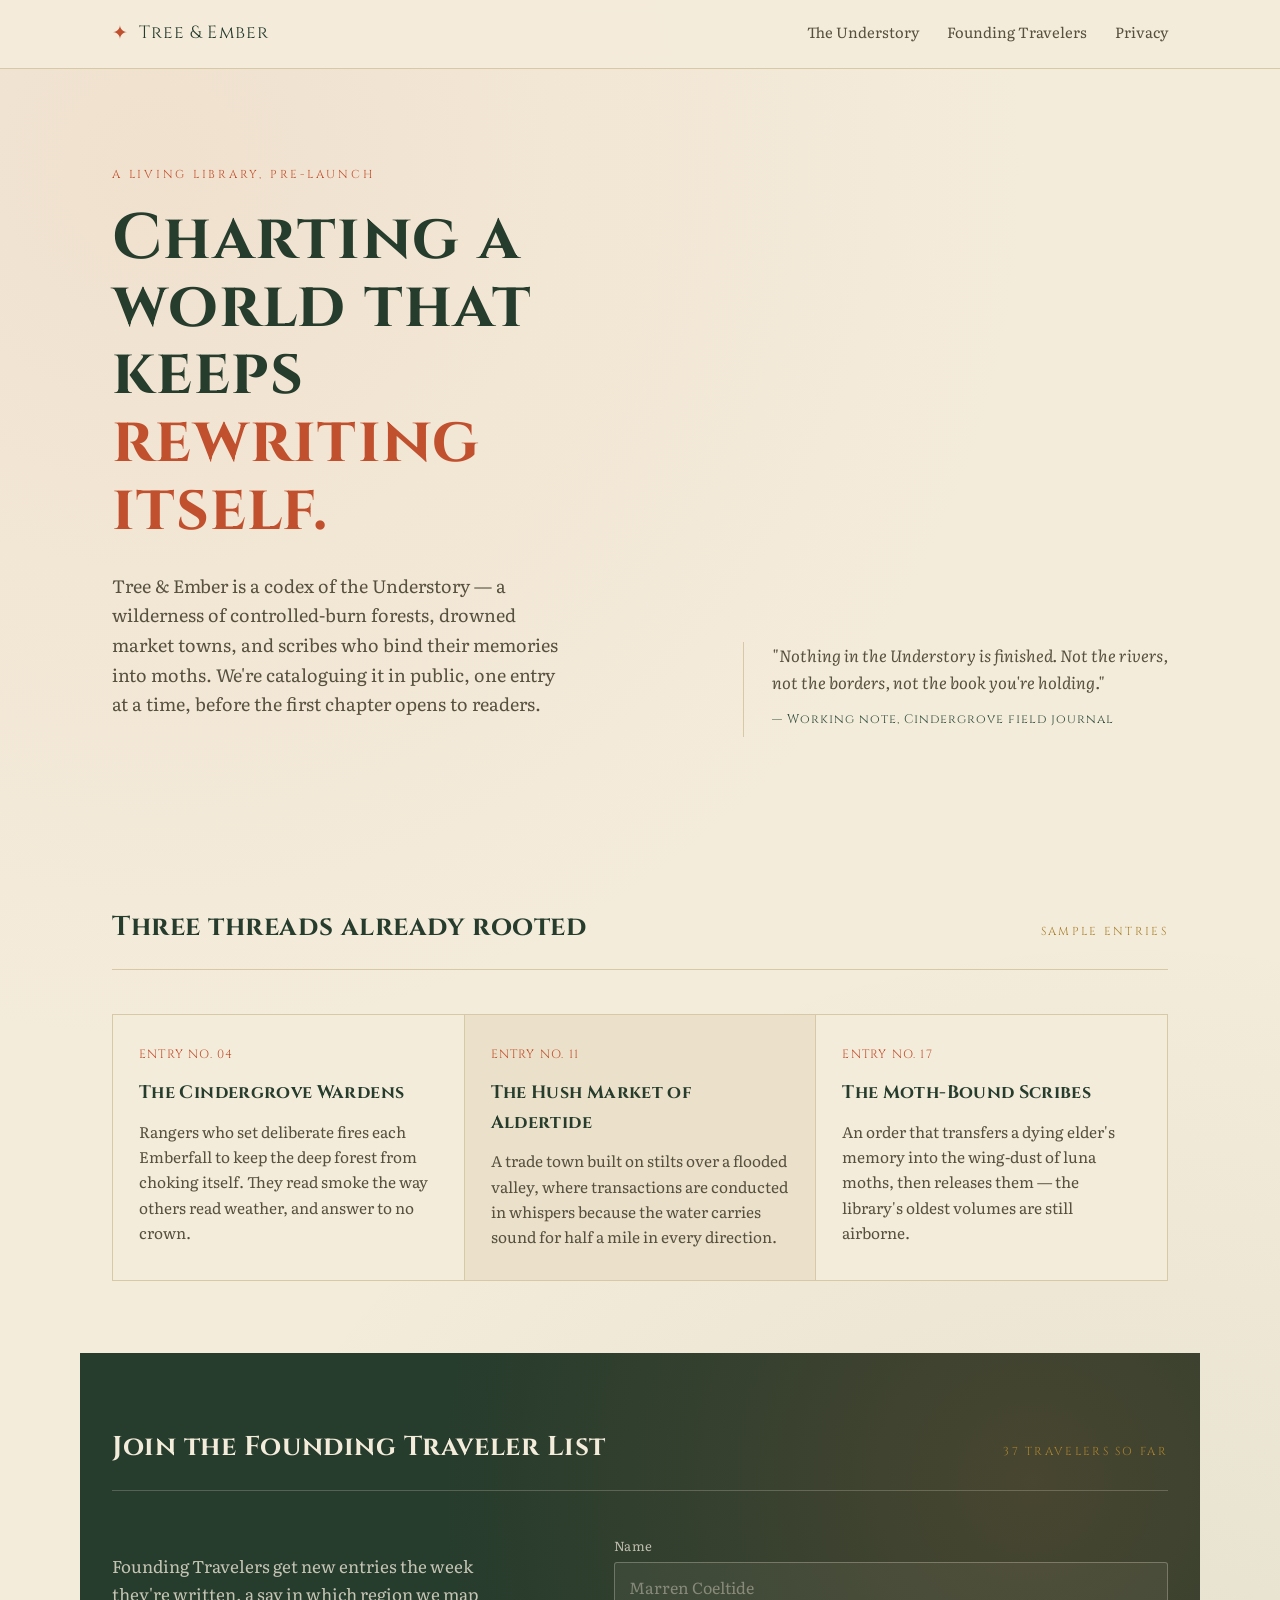
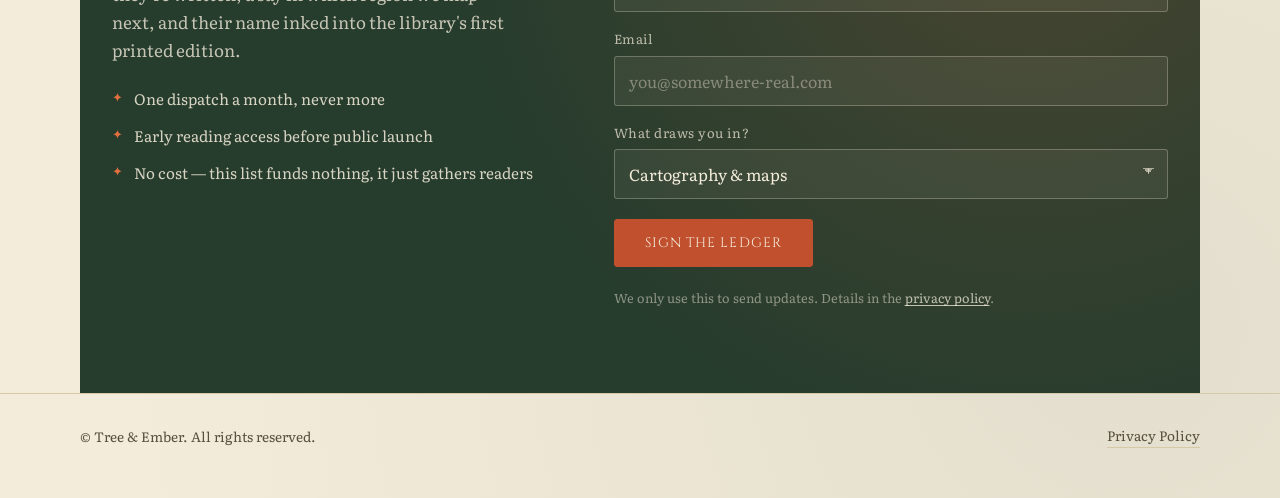
<file: index.html>
<!DOCTYPE html>
<html lang="en">
<head>
  <meta charset="UTF-8">
  <meta name="viewport" content="width=device-width, initial-scale=1.0">
  <title>Tree & Ember — The Living Library</title>
  <meta name="description" content="A world catalogued as it grows. Join the Founding Traveler List for Tree & Ember, a living library charting the Understory before its first public chapter.">
  <link rel="icon" href="data:image/svg+xml,%3Csvg xmlns='http://www.w3.org/2000/svg' viewBox='0 0 32 32'%3E%3Crect width='32' height='32' fill='%232a2620'/%3E%3Ctext x='16' y='23' font-size='20' text-anchor='middle' fill='%23c1502e'%3E%E2%9C%A6%3C/text%3E%3C/svg%3E">
  <link rel="stylesheet" href="styles.css">
  <link rel="preconnect" href="https://fonts.googleapis.com">
  <link rel="preconnect" href="https://fonts.gstatic.com" crossorigin>
</head>
<body>
  <header class="site-header">
    <div class="nav-shell">
      <a href="index.html" class="brand">
        <span class="brand-mark">✦</span> Tree & Ember
      </a>
      <nav class="nav-links">
        <a href="#entries">The Understory</a>
        <a href="#signup">Founding Travelers</a>
        <a href="privacy.html" class="nav-cta">Privacy</a>
      </nav>
    </div>
  </header>

  <main>
    <section class="hero">
      <div>
        <span class="hero-eyebrow">A Living Library, Pre-Launch</span>
        <h1>Charting a world that keeps <em>rewriting itself.</em></h1>
        <p class="hero-lede">
          Tree & Ember is a codex of the Understory — a wilderness of controlled-burn forests,
          drowned market towns, and scribes who bind their memories into moths. We're cataloguing
          it in public, one entry at a time, before the first chapter opens to readers.
        </p>
      </div>
      <div class="hero-aside">
        <p>"Nothing in the Understory is finished. Not the rivers, not the borders, not the book you're holding."</p>
        <cite>— Working note, Cindergrove field journal</cite>
      </div>
    </section>

    <section class="section" id="entries">
      <div class="section-head">
        <h2>Three threads already rooted</h2>
        <span class="section-tag">Sample Entries</span>
      </div>
      <div class="entries">
        <article class="entry">
          <span class="entry-glyph">ENTRY NO. 04</span>
          <h3>The Cindergrove Wardens</h3>
          <p>
            Rangers who set deliberate fires each Emberfall to keep the deep forest from choking
            itself. They read smoke the way others read weather, and answer to no crown.
          </p>
        </article>
        <article class="entry">
          <span class="entry-glyph">ENTRY NO. 11</span>
          <h3>The Hush Market of Aldertide</h3>
          <p>
            A trade town built on stilts over a flooded valley, where transactions are conducted
            in whispers because the water carries sound for half a mile in every direction.
          </p>
        </article>
        <article class="entry">
          <span class="entry-glyph">ENTRY NO. 17</span>
          <h3>The Moth-Bound Scribes</h3>
          <p>
            An order that transfers a dying elder's memory into the wing-dust of luna moths,
            then releases them — the library's oldest volumes are still airborne.
          </p>
        </article>
      </div>
    </section>

    <section class="section signup" id="signup">
      <div class="section-head">
        <h2>Join the Founding Traveler List</h2>
        <span class="section-tag">37 travelers so far</span>
      </div>
      <div class="signup-body">
        <div class="signup-copy">
          <p>
            Founding Travelers get new entries the week they're written, a say in which region
            we map next, and their name inked into the library's first printed edition.
          </p>
          <ul>
            <li>One dispatch a month, never more</li>
            <li>Early reading access before public launch</li>
            <li>No cost — this list funds nothing, it just gathers readers</li>
          </ul>
        </div>
        <form
          name="founding-travelers"
          method="POST"
          data-netlify="true"
          netlify-honeypot="bot-field"
          class="founding-form"
          id="founding-form"
        >
          <input type="hidden" name="form-name" value="founding-travelers">
          <p class="honeypot">
            <label>Don't fill this out if you're human: <input name="bot-field"></label>
          </p>
          <div class="field">
            <label for="traveler-name">Name</label>
            <input type="text" id="traveler-name" name="name" placeholder="Marren Coeltide" required>
          </div>
          <div class="field">
            <label for="traveler-email">Email</label>
            <input type="email" id="traveler-email" name="email" placeholder="you@somewhere-real.com" required>
          </div>
          <div class="field">
            <label for="traveler-interest">What draws you in?</label>
            <select id="traveler-interest" name="interest">
              <option value="cartography">Cartography & maps</option>
              <option value="bestiary">Bestiary & creatures</option>
              <option value="oral-history">Songs & oral history</option>
              <option value="trade-factions">Trade & factions</option>
            </select>
          </div>
          <div class="submit-row">
            <button type="submit" class="btn-ember">Sign the ledger</button>
            <span class="form-status" id="form-status" role="status" aria-live="polite"></span>
          </div>
          <p class="privacy-note">
            We only use this to send updates. Details in the <a href="privacy.html">privacy policy</a>.
          </p>
        </form>
      </div>
    </section>
  </main>

  <footer class="site-footer">
    <div class="footer-shell">
      <span>© Tree & Ember. All rights reserved.</span>
      <a href="privacy.html">Privacy Policy</a>
    </div>
  </footer>

  <script>
    const form = document.getElementById('founding-form');
    const status = document.getElementById('form-status');
    const button = form.querySelector('button[type="submit"]');

    form.addEventListener('submit', async (event) => {
      event.preventDefault();
      button.disabled = true;
      status.dataset.state = 'pending';
      status.textContent = 'Sending the ledger…';

      try {
        const response = await fetch('/', {
          method: 'POST',
          headers: { 'Content-Type': 'application/x-www-form-urlencoded' },
          body: new URLSearchParams(new FormData(form)).toString(),
        });

        if (!response.ok) {
          throw new Error('Non-OK response');
        }

        status.dataset.state = 'success';
        status.textContent = 'You\'re on the list — watch your inbox.';
        form.reset();
      } catch (err) {
        status.dataset.state = 'error';
        status.textContent = 'That didn\'t go through. Try again in a moment.';
      } finally {
        button.disabled = false;
      }
    });
  </script>
</body>
</html>
</file>
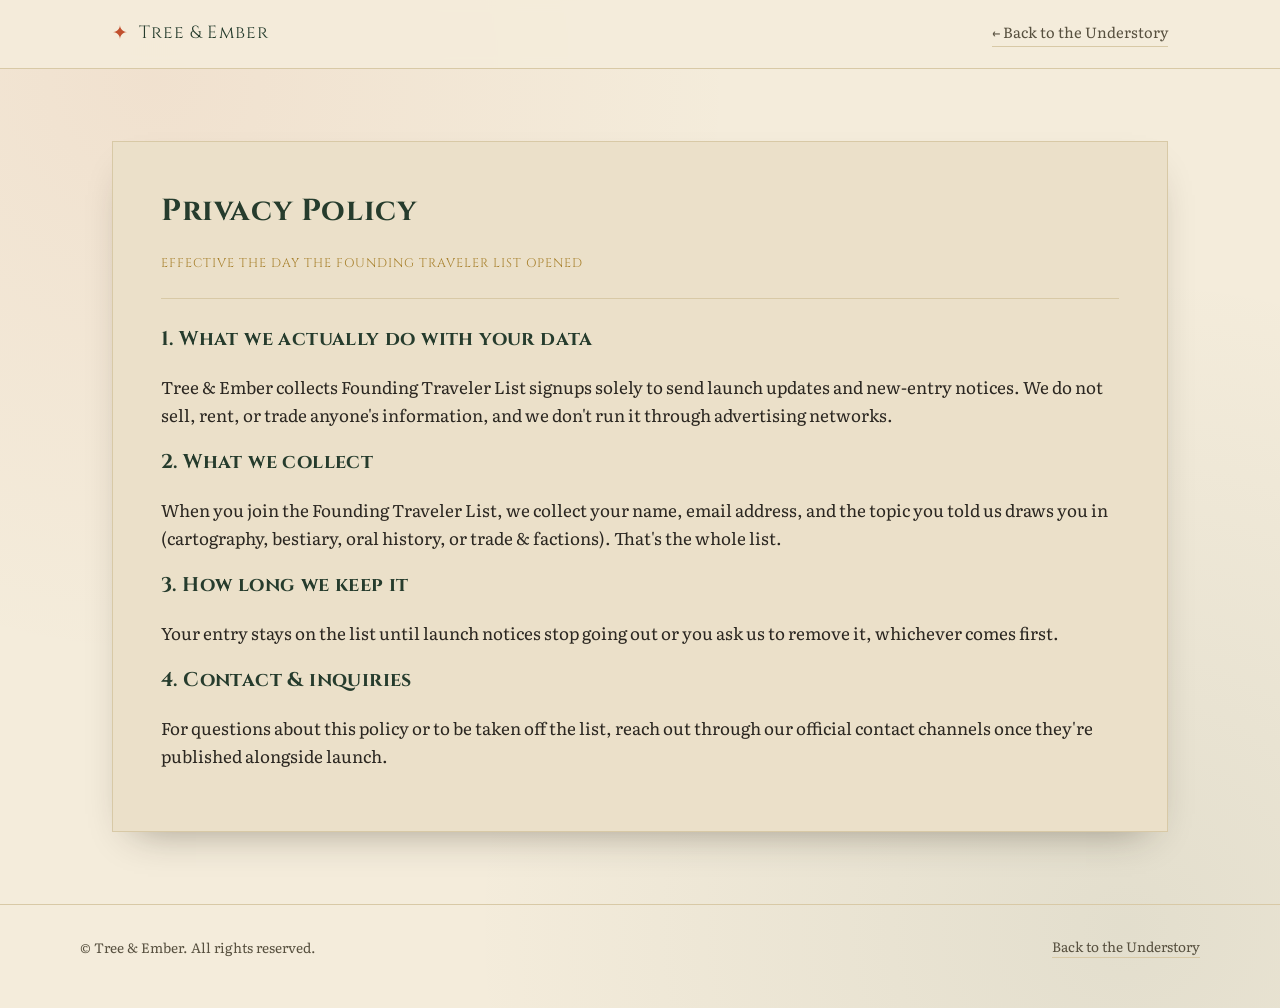
<file: privacy.html>
<!DOCTYPE html>
<html lang="en">
<head>
  <meta charset="UTF-8">
  <meta name="viewport" content="width=device-width, initial-scale=1.0">
  <title>Privacy Policy — Tree & Ember Living Library</title>
  <meta name="description" content="How Tree & Ember handles Founding Traveler List signups.">
  <link rel="icon" href="data:image/svg+xml,%3Csvg xmlns='http://www.w3.org/2000/svg' viewBox='0 0 32 32'%3E%3Crect width='32' height='32' fill='%232a2620'/%3E%3Ctext x='16' y='23' font-size='20' text-anchor='middle' fill='%23c1502e'%3E%E2%9C%A6%3C/text%3E%3C/svg%3E">
  <link rel="stylesheet" href="styles.css">
  <link rel="preconnect" href="https://fonts.googleapis.com">
  <link rel="preconnect" href="https://fonts.gstatic.com" crossorigin>
</head>
<body>
  <header class="site-header">
    <div class="nav-shell">
      <a href="index.html" class="brand">
        <span class="brand-mark">✦</span> Tree & Ember
      </a>
      <a href="index.html" class="nav-cta">← Back to the Understory</a>
    </div>
  </header>

  <main class="section">
    <article class="journal-card" style="grid-template-columns: 1fr;">
      <div>
        <h1>Privacy Policy</h1>
        <p class="hero-note">Effective the day the Founding Traveler List opened</p>
        <hr style="border: 0; border-top: 1px solid var(--line); margin: 24px 0;">

        <h3>1. What we actually do with your data</h3>
        <p>
          Tree & Ember collects Founding Traveler List signups solely to send launch updates and
          new-entry notices. We do not sell, rent, or trade anyone's information, and we don't run
          it through advertising networks.
        </p>

        <h3>2. What we collect</h3>
        <p>
          When you join the Founding Traveler List, we collect your name, email address, and the
          topic you told us draws you in (cartography, bestiary, oral history, or trade & factions).
          That's the whole list.
        </p>

        <h3>3. How long we keep it</h3>
        <p>
          Your entry stays on the list until launch notices stop going out or you ask us to remove
          it, whichever comes first.
        </p>

        <h3>4. Contact & inquiries</h3>
        <p>
          For questions about this policy or to be taken off the list, reach out through our
          official contact channels once they're published alongside launch.
        </p>
      </div>
    </article>
  </main>

  <footer class="site-footer">
    <div class="footer-shell">
      <span>© Tree & Ember. All rights reserved.</span>
      <a href="index.html">Back to the Understory</a>
    </div>
  </footer>
</body>
</html>
</file>
<file: styles.css>
/* Tree & Ember — Living Library
   A warm, editorial fantasy aesthetic: parchment ground, forest ink,
   ember accent. Cinzel for engraved headings, Literata for reading copy. */

@import url('https://fonts.googleapis.com/css2?family=Cinzel:wght@600;700&family=Literata:ital,opsz,wght@0,18..144,400;0,18..144,500;0,18..144,600;1,18..144,400&display=swap');

:root {
  --parchment: #f4ecdb;
  --parchment-deep: #ebe0c9;
  --ink: #2a2620;
  --ink-soft: #57503f;
  --line: #d8c9a6;
  --forest: #35513f;
  --forest-deep: #263c2d;
  --ember: #c1502e;
  --ember-bright: #e2703f;
  --gold: #a9822f;

  --font-display: 'Cinzel', 'Iowan Old Style', Georgia, serif;
  --font-body: 'Literata', Georgia, serif;

  --shadow-card: 0 18px 40px -22px rgba(38, 32, 20, 0.45);
  --radius: 3px;
}

* {
  box-sizing: border-box;
}

html {
  scroll-behavior: smooth;
}

body {
  margin: 0;
  background: var(--parchment);
  color: var(--ink);
  font-family: var(--font-body);
  font-size: 17px;
  line-height: 1.65;
  -webkit-font-smoothing: antialiased;
  background-image:
    radial-gradient(circle at 12% 8%, rgba(193, 80, 46, 0.07), transparent 40%),
    radial-gradient(circle at 88% 92%, rgba(53, 81, 63, 0.09), transparent 45%);
}

a {
  color: inherit;
}

h1, h2, h3 {
  font-family: var(--font-display);
  font-weight: 700;
  letter-spacing: 0.02em;
  color: var(--forest-deep);
  margin: 0;
}

/* ---------- Header ---------- */

.site-header {
  position: sticky;
  top: 0;
  z-index: 20;
  background: rgba(244, 236, 219, 0.88);
  backdrop-filter: blur(6px);
  border-bottom: 1px solid var(--line);
}

.nav-shell {
  max-width: 1120px;
  margin: 0 auto;
  padding: 18px 32px;
  display: flex;
  align-items: center;
  justify-content: space-between;
}

.brand {
  font-family: var(--font-display);
  font-size: 1.1rem;
  text-decoration: none;
  color: var(--forest-deep);
  letter-spacing: 0.06em;
  display: inline-flex;
  align-items: center;
  gap: 10px;
}

.brand-mark {
  color: var(--ember);
  font-size: 1.2rem;
}

.nav-links {
  display: flex;
  align-items: center;
  gap: 28px;
  font-size: 0.92rem;
}

.nav-links a {
  text-decoration: none;
  color: var(--ink-soft);
  border-bottom: 1px solid transparent;
  padding-bottom: 2px;
  transition: color 0.2s ease, border-color 0.2s ease;
}

.nav-links a:hover {
  color: var(--ember);
  border-color: var(--ember);
}

.nav-cta {
  text-decoration: none;
  color: var(--ink-soft);
  font-size: 0.92rem;
  border-bottom: 1px solid var(--line);
  padding-bottom: 2px;
  transition: color 0.2s ease, border-color 0.2s ease;
}

.nav-cta:hover {
  color: var(--ember);
  border-color: var(--ember);
}

/* ---------- Hero ---------- */

.hero {
  max-width: 1120px;
  margin: 0 auto;
  padding: 88px 32px 96px;
  display: grid;
  grid-template-columns: 1.15fr 0.85fr;
  gap: 56px;
  align-items: end;
}

.hero-eyebrow {
  display: inline-block;
  font-family: var(--font-display);
  font-size: 0.72rem;
  letter-spacing: 0.24em;
  text-transform: uppercase;
  color: var(--ember);
  margin-bottom: 22px;
}

.hero h1 {
  font-size: clamp(2.6rem, 5vw, 4.1rem);
  line-height: 1.06;
}

.hero h1 em {
  font-style: normal;
  color: var(--ember);
}

.hero-lede {
  margin-top: 26px;
  max-width: 46ch;
  font-size: 1.12rem;
  color: var(--ink-soft);
}

.hero-aside {
  border-left: 1px solid var(--line);
  padding-left: 28px;
  padding-bottom: 6px;
}

.hero-aside p {
  font-style: italic;
  color: var(--ink-soft);
  font-size: 1.02rem;
  margin: 0 0 14px;
}

.hero-aside cite {
  display: block;
  font-style: normal;
  font-family: var(--font-display);
  font-size: 0.78rem;
  letter-spacing: 0.08em;
  color: var(--forest);
}

/* ---------- Sections ---------- */

.section {
  max-width: 1120px;
  margin: 0 auto;
  padding: 72px 32px;
}

.section-head {
  display: flex;
  justify-content: space-between;
  align-items: baseline;
  gap: 24px;
  margin-bottom: 44px;
  border-bottom: 1px solid var(--line);
  padding-bottom: 20px;
}

.section-head h2 {
  font-size: 1.7rem;
}

.section-head .section-tag {
  font-family: var(--font-display);
  font-size: 0.72rem;
  letter-spacing: 0.2em;
  text-transform: uppercase;
  color: var(--gold);
  white-space: nowrap;
}

.entries {
  display: grid;
  grid-template-columns: repeat(3, 1fr);
  gap: 1px;
  background: var(--line);
  border: 1px solid var(--line);
}

.entry {
  background: var(--parchment);
  padding: 30px 26px;
  position: relative;
}

.entry:nth-child(2) {
  background: var(--parchment-deep);
}

.entry-glyph {
  font-family: var(--font-display);
  font-size: 0.75rem;
  letter-spacing: 0.1em;
  color: var(--ember);
  display: block;
  margin-bottom: 14px;
}

.entry h3 {
  font-size: 1.12rem;
  margin-bottom: 10px;
}

.entry p {
  color: var(--ink-soft);
  font-size: 0.96rem;
  margin: 0;
}

/* ---------- Journal card (shared with privacy page) ---------- */

.journal-card {
  background: var(--parchment-deep);
  border: 1px solid var(--line);
  box-shadow: var(--shadow-card);
  padding: 44px 48px;
  display: grid;
  grid-template-columns: 1fr 1fr;
  gap: 44px;
}

.journal-card h1 {
  font-size: 1.9rem;
  margin-bottom: 18px;
}

.hero-note {
  font-family: var(--font-display);
  font-size: 0.78rem;
  letter-spacing: 0.08em;
  text-transform: uppercase;
  color: var(--gold);
}

/* ---------- Signup form ---------- */

.signup {
  background: var(--forest-deep);
  color: var(--parchment);
  background-image: radial-gradient(circle at 85% 20%, rgba(226, 112, 63, 0.18), transparent 55%);
}

.signup .section-head {
  border-color: rgba(244, 236, 219, 0.22);
}

.signup .section-head h2 {
  color: var(--parchment);
}

.signup-body {
  display: grid;
  grid-template-columns: 0.9fr 1.1fr;
  gap: 48px;
}

.signup-copy p {
  color: rgba(244, 236, 219, 0.78);
  max-width: 40ch;
}

.signup-copy ul {
  margin: 22px 0 0;
  padding: 0;
  list-style: none;
}

.signup-copy li {
  padding-left: 22px;
  position: relative;
  margin-bottom: 12px;
  color: rgba(244, 236, 219, 0.86);
  font-size: 0.95rem;
}

.signup-copy li::before {
  content: '✦';
  position: absolute;
  left: 0;
  color: var(--ember-bright);
  font-size: 0.8rem;
}

form.founding-form {
  display: grid;
  gap: 16px;
}

.field {
  display: grid;
  gap: 6px;
}

.field label {
  font-size: 0.82rem;
  letter-spacing: 0.04em;
  color: rgba(244, 236, 219, 0.72);
}

.field input,
.field select {
  font-family: var(--font-body);
  font-size: 1rem;
  padding: 12px 14px;
  background: rgba(244, 236, 219, 0.06);
  border: 1px solid rgba(244, 236, 219, 0.28);
  border-radius: var(--radius);
  color: var(--parchment);
}

.field input::placeholder {
  color: rgba(244, 236, 219, 0.4);
}

.field input:focus,
.field select:focus {
  outline: none;
  border-color: var(--ember-bright);
  background: rgba(244, 236, 219, 0.1);
}

.field select {
  appearance: none;
  background-image: linear-gradient(45deg, transparent 50%, rgba(244, 236, 219, 0.6) 50%), linear-gradient(135deg, rgba(244, 236, 219, 0.6) 50%, transparent 50%);
  background-position: calc(100% - 18px) calc(50% - 3px), calc(100% - 13px) calc(50% - 3px);
  background-size: 6px 6px;
  background-repeat: no-repeat;
}

.honeypot {
  position: absolute;
  left: -9999px;
  width: 1px;
  height: 1px;
  overflow: hidden;
}

.submit-row {
  display: flex;
  align-items: center;
  gap: 16px;
  margin-top: 4px;
}

.btn-ember {
  font-family: var(--font-display);
  font-size: 0.85rem;
  letter-spacing: 0.08em;
  text-transform: uppercase;
  color: var(--parchment);
  background: var(--ember);
  border: 1px solid var(--ember);
  padding: 14px 30px;
  border-radius: var(--radius);
  cursor: pointer;
  transition: transform 0.15s ease, background 0.2s ease;
}

.btn-ember:hover {
  background: var(--ember-bright);
  border-color: var(--ember-bright);
}

.btn-ember:active {
  transform: translateY(1px);
}

.btn-ember:disabled {
  opacity: 0.55;
  cursor: progress;
}

.form-status {
  font-size: 0.88rem;
  color: rgba(244, 236, 219, 0.75);
  min-height: 1.2em;
}

.form-status[data-state='error'] {
  color: #f0a98c;
}

.form-status[data-state='success'] {
  color: #b9d6a7;
}

.privacy-note {
  margin-top: 4px;
  font-size: 0.8rem;
  color: rgba(244, 236, 219, 0.5);
}

.privacy-note a {
  color: rgba(244, 236, 219, 0.75);
  text-decoration: underline;
  text-underline-offset: 2px;
}

/* ---------- Footer ---------- */

.site-footer {
  border-top: 1px solid var(--line);
  padding: 30px 32px 50px;
}

.footer-shell {
  max-width: 1120px;
  margin: 0 auto;
  display: flex;
  justify-content: space-between;
  align-items: center;
  font-size: 0.85rem;
  color: var(--ink-soft);
}

.footer-shell a {
  text-decoration: none;
  border-bottom: 1px solid var(--line);
}

.footer-shell a:hover {
  color: var(--ember);
  border-color: var(--ember);
}

/* ---------- Responsive ---------- */

@media (max-width: 860px) {
  .hero {
    grid-template-columns: 1fr;
    padding-top: 56px;
  }

  .hero-aside {
    border-left: none;
    border-top: 1px solid var(--line);
    padding-left: 0;
    padding-top: 24px;
  }

  .entries {
    grid-template-columns: 1fr;
  }

  .journal-card,
  .signup-body {
    grid-template-columns: 1fr;
    padding: 32px 26px;
  }

  .nav-links {
    display: none;
  }

  .footer-shell {
    flex-direction: column;
    gap: 10px;
    text-align: center;
  }
}
</file>
